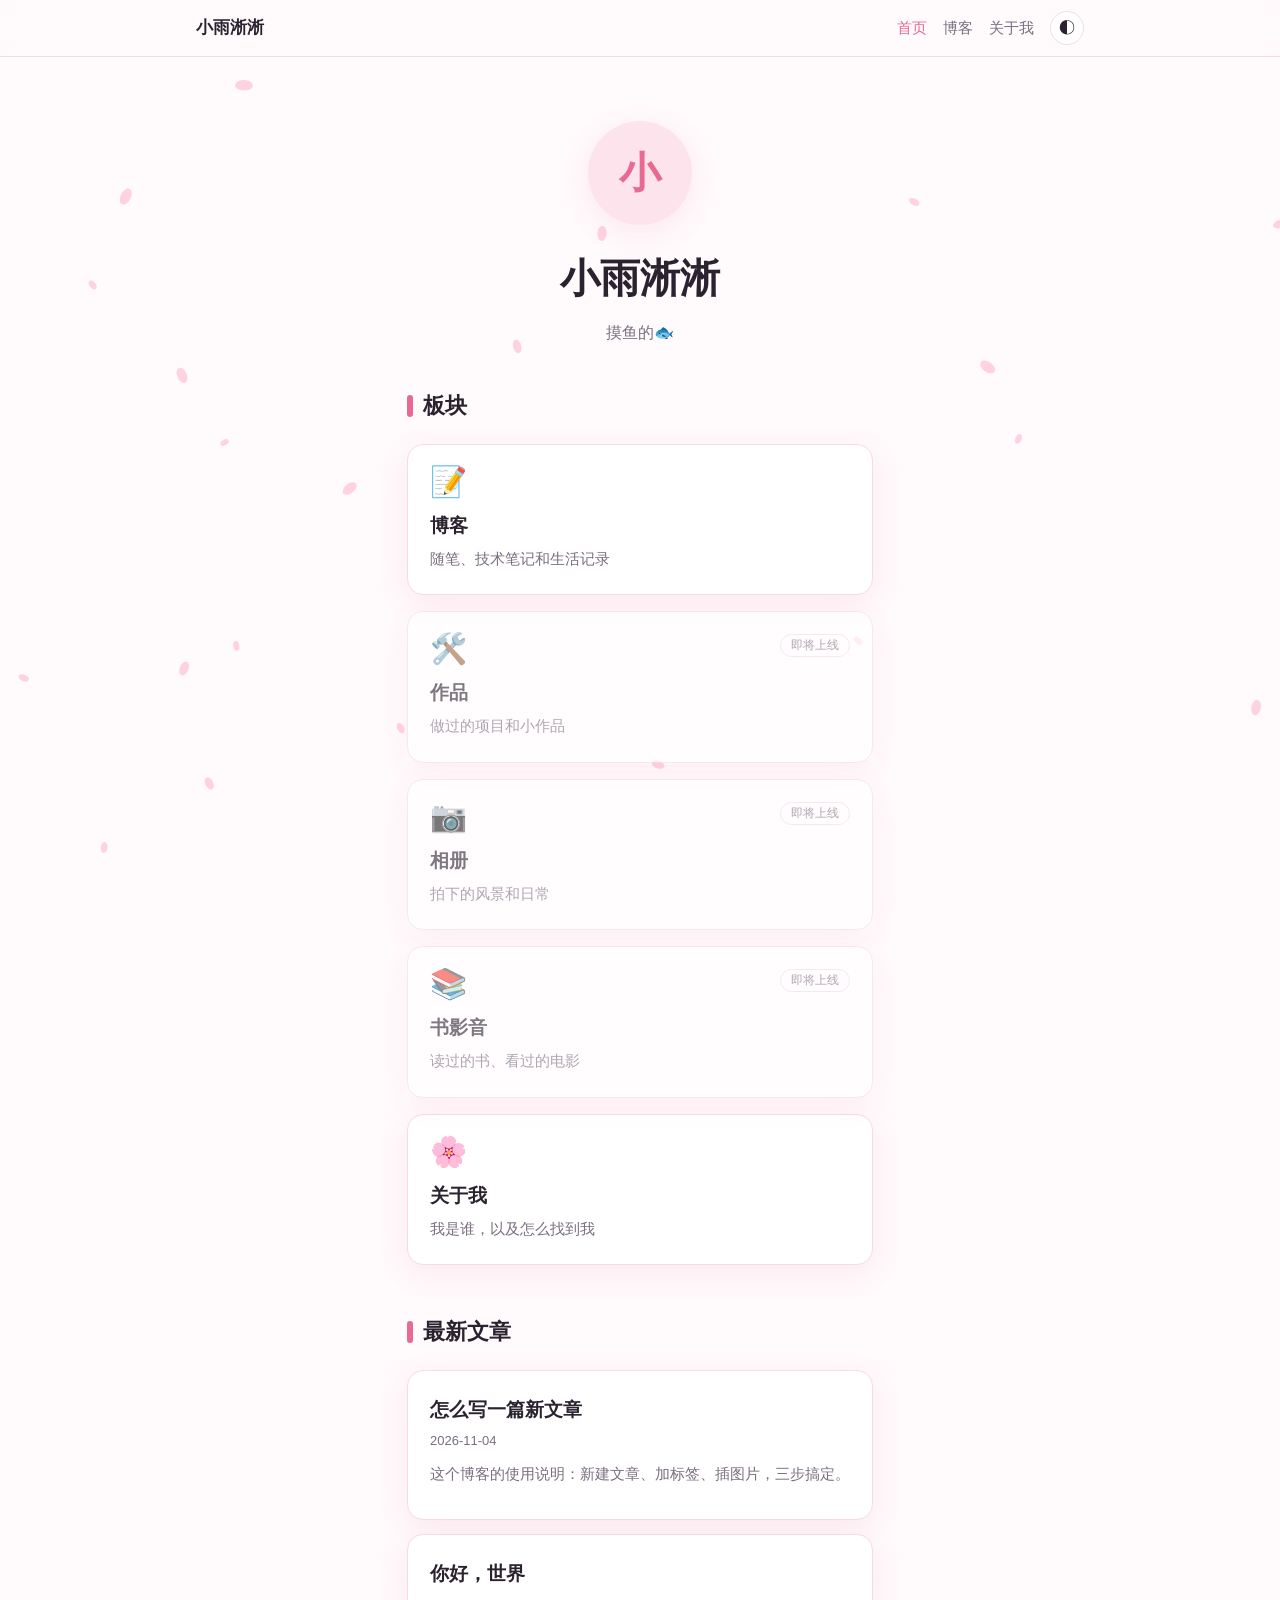
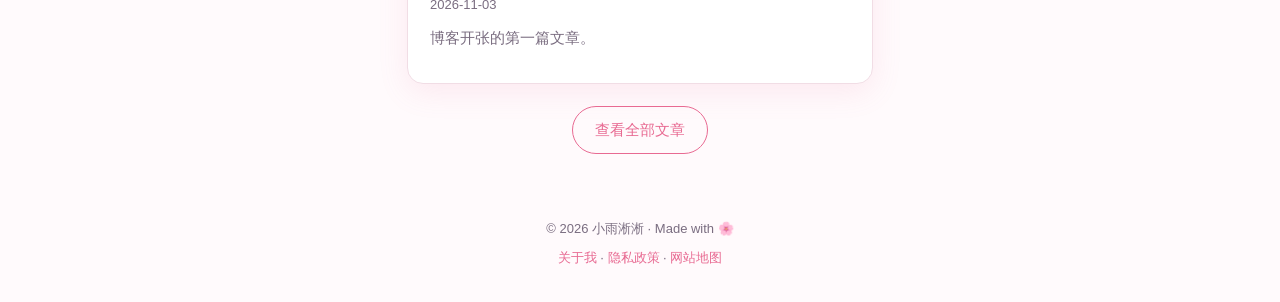
<file: index.html>
<!DOCTYPE html>
<html lang="zh-CN" data-root="">
<head>
<meta charset="UTF-8" />
<meta name="viewport" content="width=device-width, initial-scale=1.0" />
<title>个人网站</title>
<meta name="description" content="小雨淅淅的个人网站：摸鱼的🐟，记录博客、作品与生活。" />
<link rel="icon" href="data:image/svg+xml,<svg xmlns='http://www.w3.org/2000/svg' viewBox='0 0 100 100'><text y='.9em' font-size='90'>🌸</text></svg>" />
<link rel="stylesheet" href="assets/style.css" />
</head>
<body>
<canvas id="petals" aria-hidden="true"></canvas>
<nav class="site-nav" id="site-nav"></nav>

<main class="wrap">
  <header class="hero">
    <div class="avatar" id="avatar"></div>
    <h1 id="name"></h1>
    <p id="intro"></p>
  </header>

  <section>
    <h2 class="section-title">板块</h2>
    <div class="sections" id="sections"></div>
  </section>

  <section style="padding-top:24px">
    <h2 class="section-title">最新文章</h2>
    <div class="post-list" id="latest"></div>
  </section>
</main>

<footer class="site-footer" id="site-footer"></footer>

<script src="assets/site.js"></script>
<script>
renderChrome("home");
startPetals();

setMeta({});
document.getElementById("name").textContent = SITE.name;
document.getElementById("intro").textContent = SITE.intro;
document.getElementById("avatar").innerHTML = SITE.avatar
  ? `<img src="${esc(SITE.avatar)}" alt="${esc(SITE.name)}">`
  : esc(SITE.name.trim().charAt(0) || "S");

document.getElementById("sections").innerHTML = SITE.sections.map(s => `
  <a class="card section-card ${s.ready ? "" : "soon"}" href="${s.ready ? esc(s.href) : "#"}">
    ${s.ready ? "" : '<span class="badge">即将上线</span>'}
    <div class="icon">${s.icon}</div>
    <h3>${esc(s.title)}</h3>
    <p>${esc(s.desc)}</p>
  </a>`).join("");

loadPosts().then(posts => {
  const box = document.getElementById("latest");
  if (!posts.length) { box.innerHTML = '<div class="empty">还没有文章</div>'; return; }
  box.innerHTML = posts.slice(0, 3).map(p => `
    <a class="card post-item" href="blog/post.html?p=${encodeURIComponent(p.slug)}">
      <h3>${esc(p.title)}</h3>
      <div class="meta">${esc(p.date)}</div>
      <p class="summary">${esc(p.summary)}</p>
    </a>`).join("") +
    '<div style="text-align:center;margin-top:8px"><a class="btn" href="blog/">查看全部文章</a></div>';
}).catch(() => {
  document.getElementById("latest").innerHTML =
    '<div class="empty">文章列表加载失败。直接双击打开文件时浏览器会拦截读取，请用 GitHub Pages 或本地服务器预览。</div>';
});
</script>
</body>
</html>
</file>
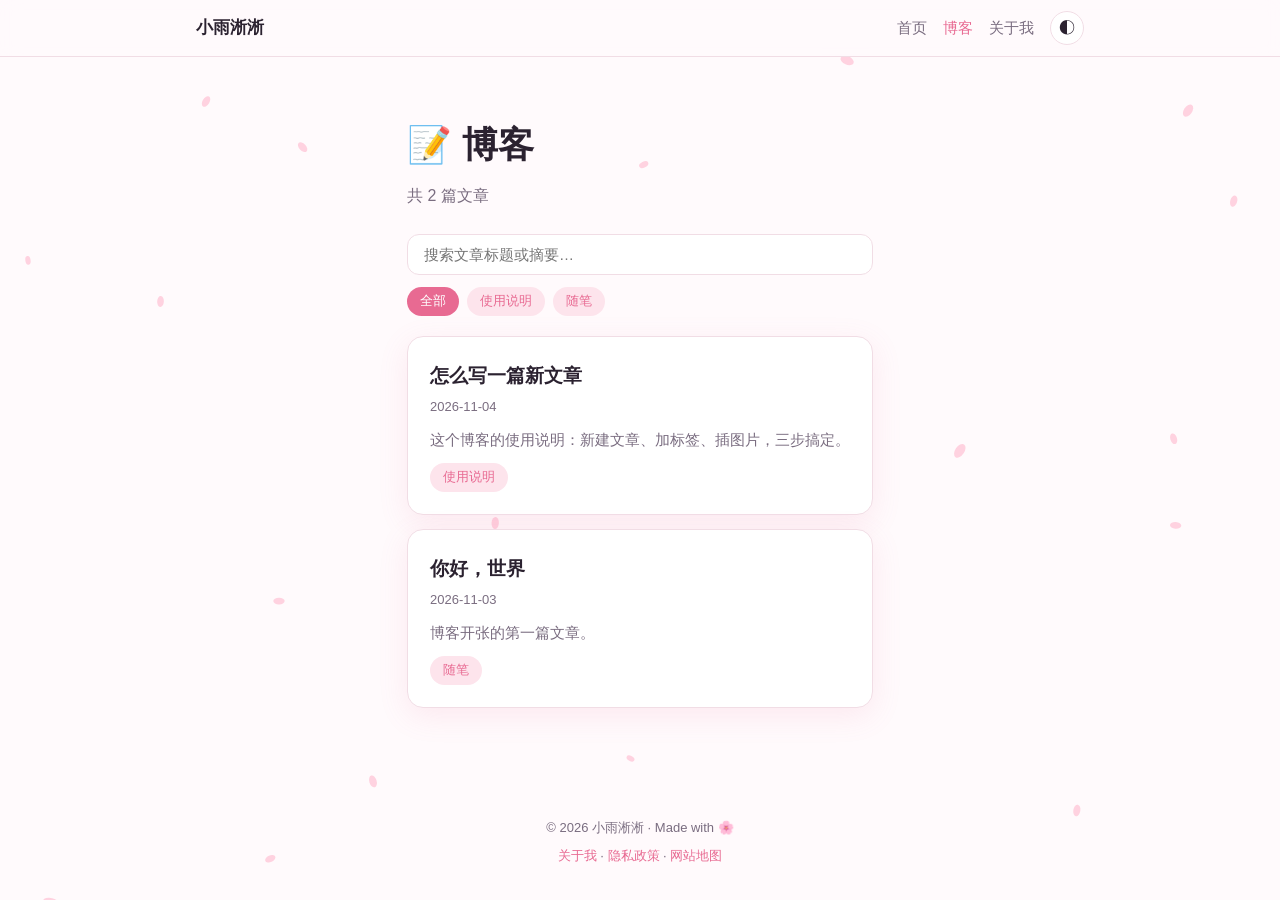
<file: blog/index.html>
<!DOCTYPE html>
<html lang="zh-CN" data-root="../">
<head>
<meta charset="UTF-8" />
<meta name="viewport" content="width=device-width, initial-scale=1.0" />
<title>博客</title>
<meta name="description" content="随笔、技术笔记和生活记录。" />
<link rel="icon" href="data:image/svg+xml,<svg xmlns='http://www.w3.org/2000/svg' viewBox='0 0 100 100'><text y='.9em' font-size='90'>🌸</text></svg>" />
<link rel="stylesheet" href="../assets/style.css" />
</head>
<body>
<canvas id="petals" aria-hidden="true"></canvas>
<nav class="site-nav" id="site-nav"></nav>

<main class="wrap">
  <header class="page-head">
    <h1>📝 博客</h1>
    <p id="count">随笔、技术笔记和生活记录</p>
  </header>

  <div class="toolbar">
    <input class="search" id="search" type="search" placeholder="搜索文章标题或摘要…" />
    <div class="tag-filter" id="tagFilter"></div>
  </div>

  <div class="post-list" id="posts"></div>
</main>

<footer class="site-footer" id="site-footer"></footer>

<script src="../assets/site.js"></script>
<script>
renderChrome("blog");
startPetals();
setMeta({ title: "博客", description: "随笔、技术笔记和生活记录。", path: "blog/" });

let all = [], activeTag = new URLSearchParams(location.search).get("tag") || "";

function render() {
  const q = document.getElementById("search").value.trim().toLowerCase();
  const list = all.filter(p =>
    (!activeTag || (p.tags || []).includes(activeTag)) &&
    (!q || (p.title + " " + p.summary).toLowerCase().includes(q)));

  document.getElementById("count").textContent = `共 ${all.length} 篇文章` + (activeTag ? ` · 标签「${activeTag}」` : "");
  document.getElementById("posts").innerHTML = list.length ? list.map(p => `
    <a class="card post-item" href="post.html?p=${encodeURIComponent(p.slug)}">
      <h3>${esc(p.title)}</h3>
      <div class="meta">${esc(p.date)}</div>
      <p class="summary">${esc(p.summary)}</p>
      <div class="tags">${(p.tags || []).map(t => `<span class="tag">${esc(t)}</span>`).join("")}</div>
    </a>`).join("") : '<div class="empty">没有找到相关文章</div>';

  const tags = [...new Set(all.flatMap(p => p.tags || []))];
  document.getElementById("tagFilter").innerHTML =
    `<button class="tag ${activeTag ? "" : "active"}" data-tag="">全部</button>` +
    tags.map(t => `<button class="tag ${t === activeTag ? "active" : ""}" data-tag="${esc(t)}">${esc(t)}</button>`).join("");
}

document.getElementById("tagFilter").addEventListener("click", e => {
  const b = e.target.closest("button[data-tag]");
  if (!b) return;
  activeTag = b.dataset.tag;
  history.replaceState(null, "", activeTag ? `?tag=${encodeURIComponent(activeTag)}` : location.pathname);
  render();
});
document.getElementById("search").addEventListener("input", render);

loadPosts().then(p => { all = p; render(); }).catch(() => {
  document.getElementById("posts").innerHTML =
    '<div class="empty">文章列表加载失败。直接双击打开文件时浏览器会拦截读取，请用 GitHub Pages 或本地服务器预览。</div>';
});
</script>
</body>
</html>
</file>
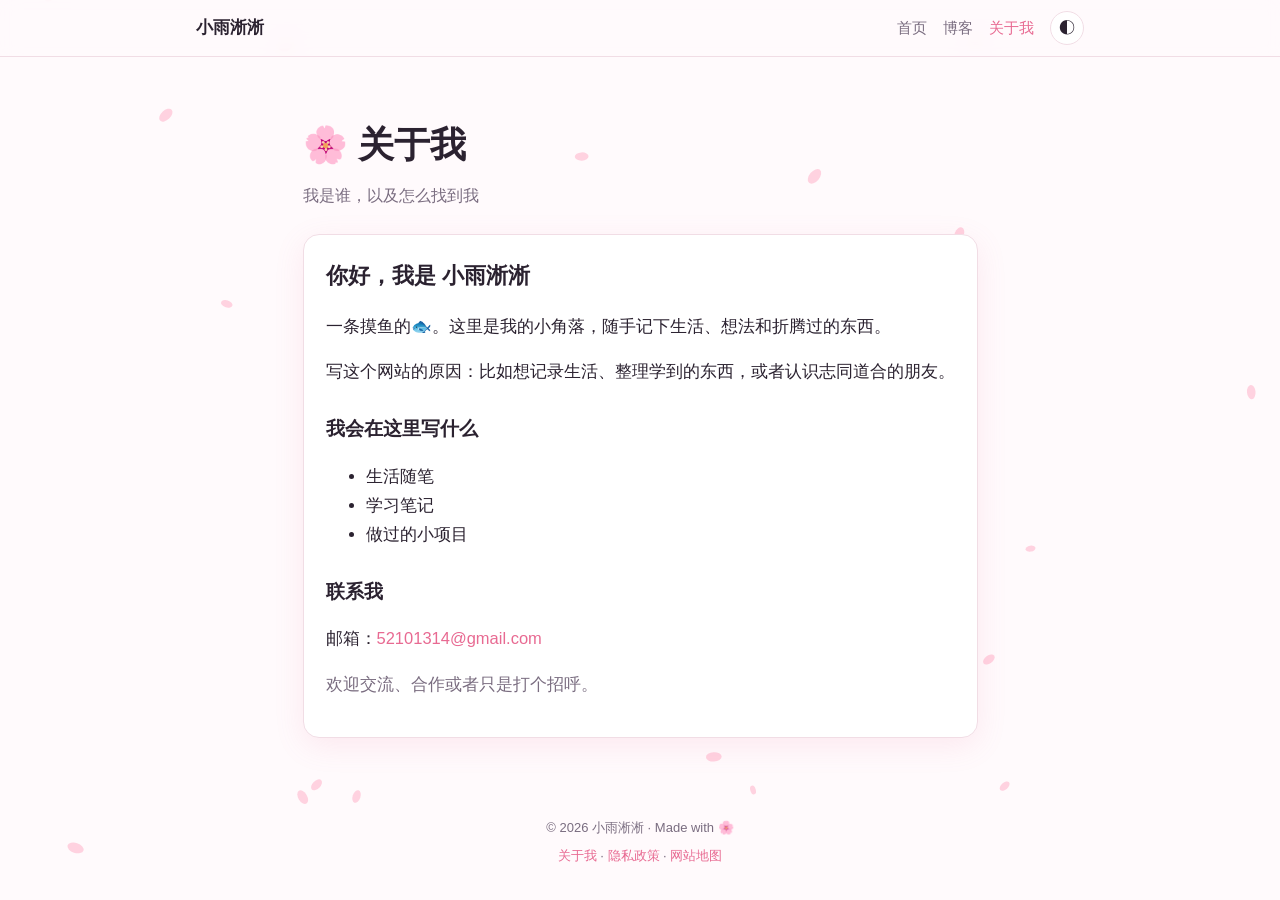
<file: about.html>
<!DOCTYPE html>
<html lang="zh-CN" data-root="">
<head>
<meta charset="UTF-8" />
<meta name="viewport" content="width=device-width, initial-scale=1.0" />
<title>关于我</title>
<meta name="description" content="关于这个网站的主人，以及联系方式。" />
<link rel="icon" href="data:image/svg+xml,<svg xmlns='http://www.w3.org/2000/svg' viewBox='0 0 100 100'><text y='.9em' font-size='90'>🌸</text></svg>" />
<link rel="stylesheet" href="assets/style.css" />
</head>
<body>
<canvas id="petals" aria-hidden="true"></canvas>
<nav class="site-nav" id="site-nav"></nav>

<main class="wrap">
  <header class="page-head">
    <h1>🌸 关于我</h1>
    <p>我是谁，以及怎么找到我</p>
  </header>

  <!-- ===== 把下面的占位文字换成你自己的内容 ===== -->
  <div class="card prose" style="margin-bottom:24px">
    <h2 style="margin-top:0">你好，我是 <span class="js-name"></span></h2>
    <p>一条摸鱼的🐟。这里是我的小角落，随手记下生活、想法和折腾过的东西。</p>
    <p>写这个网站的原因：比如想记录生活、整理学到的东西，或者认识志同道合的朋友。</p>

    <h3>我会在这里写什么</h3>
    <ul>
      <li>生活随笔</li>
      <li>学习笔记</li>
      <li>做过的小项目</li>
    </ul>

    <h3>联系我</h3>
    <p>邮箱：<a class="js-email"></a></p>
    <p class="muted">欢迎交流、合作或者只是打个招呼。</p>
  </div>
</main>

<footer class="site-footer" id="site-footer"></footer>

<script src="assets/site.js"></script>
<script>
renderChrome("about");
startPetals();
setMeta({ title: "关于我", description: `关于 ${SITE.name}，以及联系方式。`, path: "about.html" });
document.querySelectorAll(".js-name").forEach(el => el.textContent = SITE.name);
document.querySelectorAll(".js-email").forEach(el => { el.textContent = SITE.email; el.href = "mailto:" + SITE.email; });
</script>
</body>
</html>
</file>
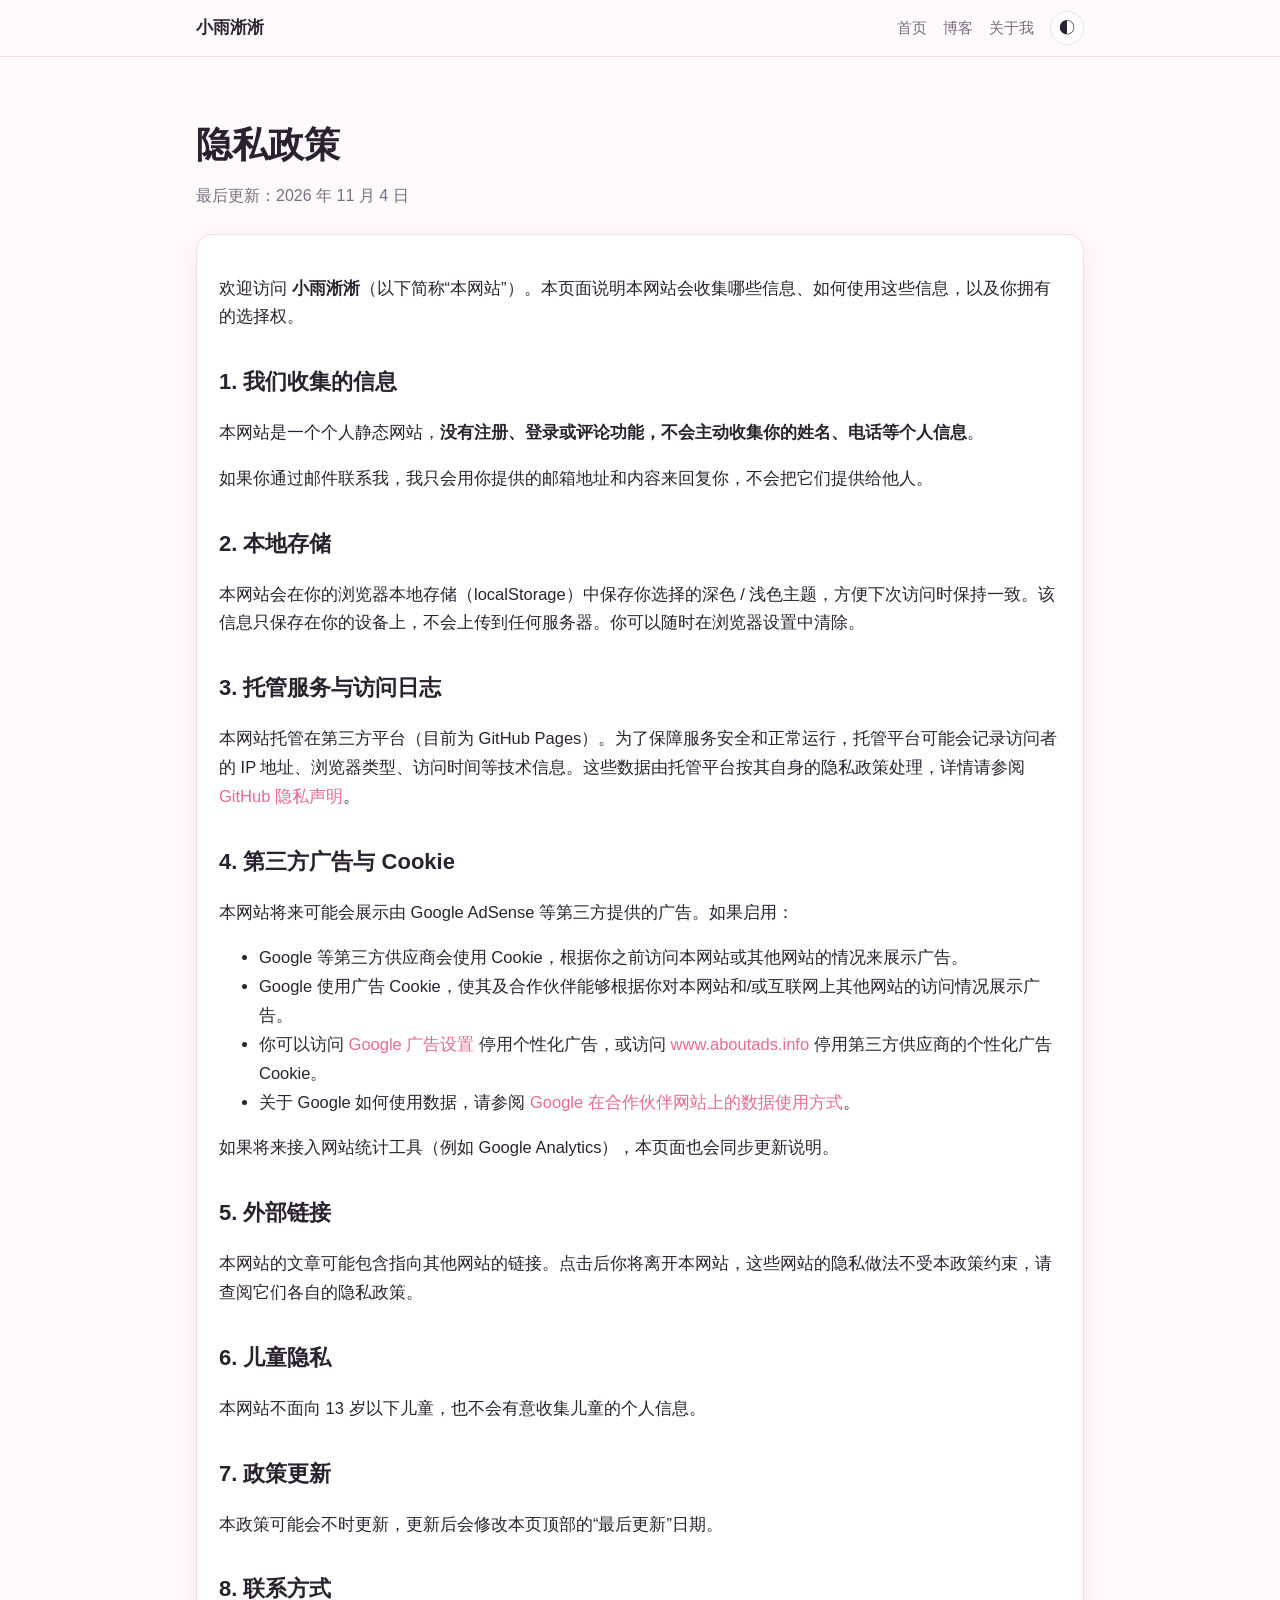
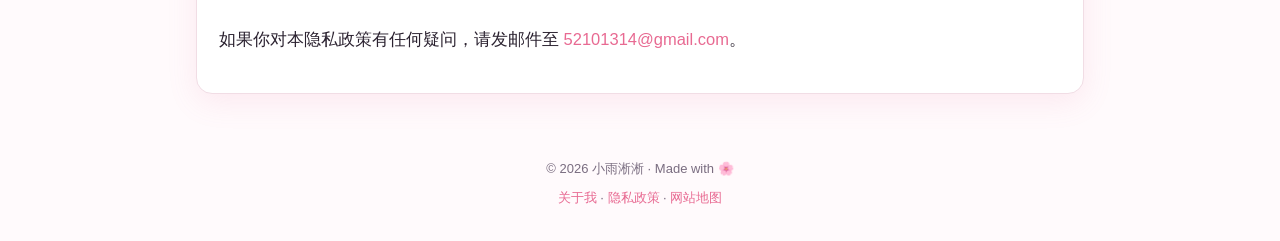
<file: privacy.html>
<!DOCTYPE html>
<html lang="zh-CN" data-root="">
<head>
<meta charset="UTF-8" />
<meta name="viewport" content="width=device-width, initial-scale=1.0" />
<title>隐私政策</title>
<meta name="description" content="本网站的隐私政策：收集哪些信息、如何使用 Cookie 以及第三方服务。" />
<link rel="icon" href="data:image/svg+xml,<svg xmlns='http://www.w3.org/2000/svg' viewBox='0 0 100 100'><text y='.9em' font-size='90'>🌸</text></svg>" />
<link rel="stylesheet" href="assets/style.css" />
</head>
<body>
<nav class="site-nav" id="site-nav"></nav>

<main class="wrap">
  <header class="page-head">
    <h1>隐私政策</h1>
    <p>最后更新：2026 年 11 月 4 日</p>
  </header>

  <div class="card prose" style="margin-bottom:24px">
    <p>欢迎访问 <strong class="js-name"></strong>（以下简称“本网站”）。本页面说明本网站会收集哪些信息、如何使用这些信息，以及你拥有的选择权。</p>

    <h2>1. 我们收集的信息</h2>
    <p>本网站是一个个人静态网站，<strong>没有注册、登录或评论功能，不会主动收集你的姓名、电话等个人信息</strong>。</p>
    <p>如果你通过邮件联系我，我只会用你提供的邮箱地址和内容来回复你，不会把它们提供给他人。</p>

    <h2>2. 本地存储</h2>
    <p>本网站会在你的浏览器本地存储（localStorage）中保存你选择的深色 / 浅色主题，方便下次访问时保持一致。该信息只保存在你的设备上，不会上传到任何服务器。你可以随时在浏览器设置中清除。</p>

    <h2>3. 托管服务与访问日志</h2>
    <p>本网站托管在第三方平台（目前为 GitHub Pages）。为了保障服务安全和正常运行，托管平台可能会记录访问者的 IP 地址、浏览器类型、访问时间等技术信息。这些数据由托管平台按其自身的隐私政策处理，详情请参阅 <a href="https://docs.github.com/zh/site-policy/privacy-policies/github-general-privacy-statement" target="_blank" rel="noopener">GitHub 隐私声明</a>。</p>

    <h2>4. 第三方广告与 Cookie</h2>
    <p>本网站将来可能会展示由 Google AdSense 等第三方提供的广告。如果启用：</p>
    <ul>
      <li>Google 等第三方供应商会使用 Cookie，根据你之前访问本网站或其他网站的情况来展示广告。</li>
      <li>Google 使用广告 Cookie，使其及合作伙伴能够根据你对本网站和/或互联网上其他网站的访问情况展示广告。</li>
      <li>你可以访问 <a href="https://adssettings.google.com" target="_blank" rel="noopener">Google 广告设置</a> 停用个性化广告，或访问 <a href="https://www.aboutads.info/choices/" target="_blank" rel="noopener">www.aboutads.info</a> 停用第三方供应商的个性化广告 Cookie。</li>
      <li>关于 Google 如何使用数据，请参阅 <a href="https://policies.google.com/technologies/partner-sites" target="_blank" rel="noopener">Google 在合作伙伴网站上的数据使用方式</a>。</li>
    </ul>
    <p>如果将来接入网站统计工具（例如 Google Analytics），本页面也会同步更新说明。</p>

    <h2>5. 外部链接</h2>
    <p>本网站的文章可能包含指向其他网站的链接。点击后你将离开本网站，这些网站的隐私做法不受本政策约束，请查阅它们各自的隐私政策。</p>

    <h2>6. 儿童隐私</h2>
    <p>本网站不面向 13 岁以下儿童，也不会有意收集儿童的个人信息。</p>

    <h2>7. 政策更新</h2>
    <p>本政策可能会不时更新，更新后会修改本页顶部的“最后更新”日期。</p>

    <h2>8. 联系方式</h2>
    <p>如果你对本隐私政策有任何疑问，请发邮件至 <a class="js-email"></a>。</p>
  </div>
</main>

<footer class="site-footer" id="site-footer"></footer>

<script src="assets/site.js"></script>
<script>
renderChrome("privacy");
setMeta({ title: "隐私政策", description: "本网站的隐私政策：收集哪些信息、如何使用 Cookie 以及第三方服务。", path: "privacy.html" });
document.querySelectorAll(".js-name").forEach(el => el.textContent = SITE.name);
document.querySelectorAll(".js-email").forEach(el => { el.textContent = SITE.email; el.href = "mailto:" + SITE.email; });
</script>
</body>
</html>
</file>
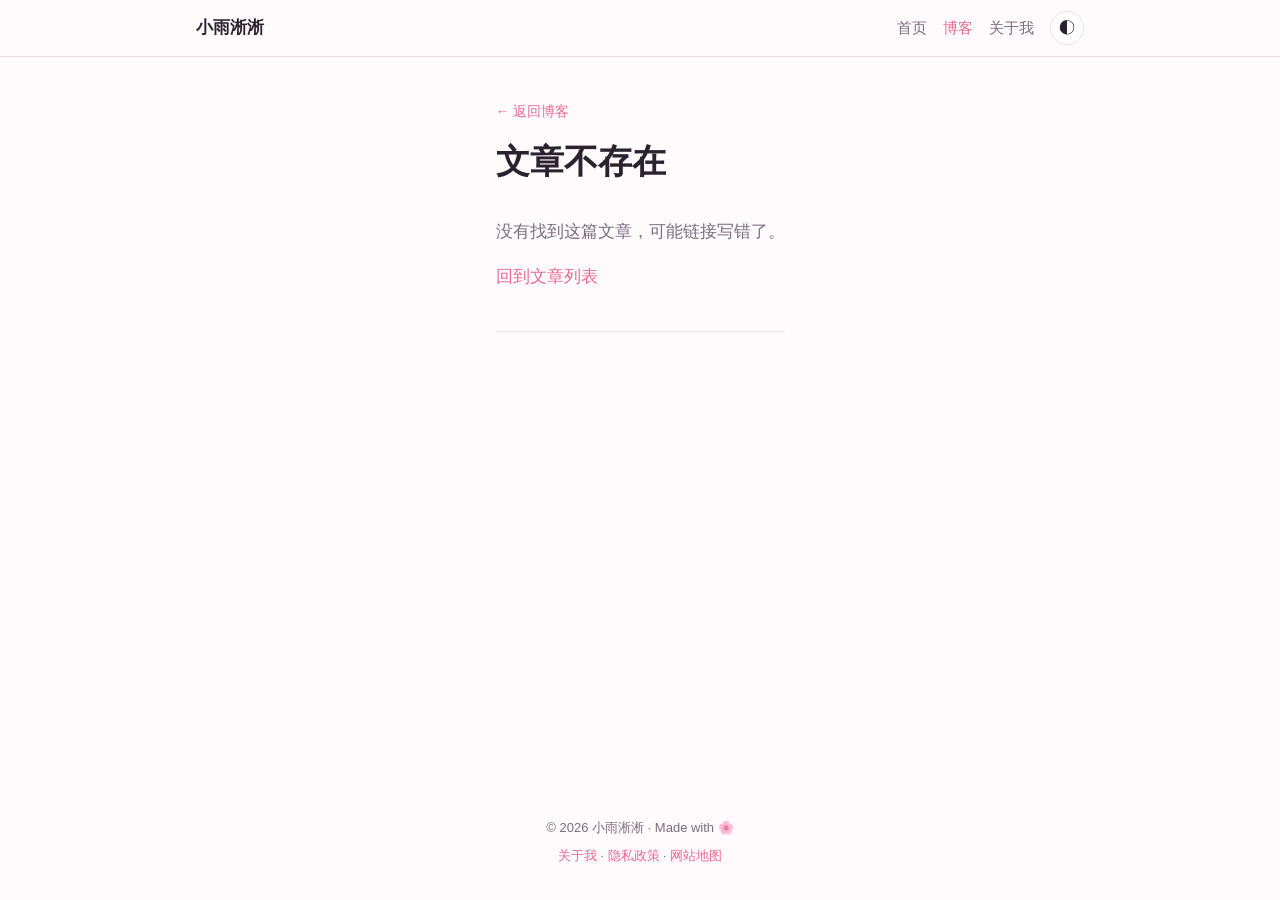
<file: blog/post.html>
<!DOCTYPE html>
<html lang="zh-CN" data-root="../">
<head>
<meta charset="UTF-8" />
<meta name="viewport" content="width=device-width, initial-scale=1.0" />
<title>文章</title>
<link rel="icon" href="data:image/svg+xml,<svg xmlns='http://www.w3.org/2000/svg' viewBox='0 0 100 100'><text y='.9em' font-size='90'>🌸</text></svg>" />
<link rel="stylesheet" href="../assets/style.css" />
</head>
<body>
<canvas id="petals" aria-hidden="true"></canvas>
<nav class="site-nav" id="site-nav"></nav>

<main class="wrap">
  <article class="article">
    <a class="back" href="./">← 返回博客</a>
    <h1 class="title" id="title">加载中…</h1>
    <div class="meta" id="meta"></div>
    <div class="tags" id="tags"></div>
    <div class="prose" id="content"></div>
    <nav class="post-nav" id="postNav"></nav>
  </article>
</main>

<footer class="site-footer" id="site-footer"></footer>

<script src="../assets/vendor/marked.min.js"></script>
<script src="../assets/vendor/purify.min.js"></script>
<script src="../assets/site.js"></script>
<script>
renderChrome("blog");

const slug = new URLSearchParams(location.search).get("p");
const $ = id => document.getElementById(id);

function fail(msg) {
  $("title").textContent = "文章不存在";
  $("content").innerHTML = `<p class="muted">${esc(msg)}</p><p><a href="./">回到文章列表</a></p>`;
}

(async () => {
  try {
    const posts = await loadPosts();
    const i = posts.findIndex(p => p.slug === slug);
    if (i < 0) return fail("没有找到这篇文章，可能链接写错了。");
    const post = posts[i];

    const res = await fetch(`posts/${encodeURIComponent(post.slug)}.md`, { cache: "no-cache" });
    if (!res.ok) return fail("文章文件读取失败。");
    const md = await res.text();

    setMeta({
      title: post.title,
      description: post.summary,
      path: `blog/post.html?p=${encodeURIComponent(post.slug)}`,
      type: "article"
    });
    // 结构化数据：帮助 Google 识别这是一篇博客文章
    const ld = document.createElement("script");
    ld.type = "application/ld+json";
    ld.textContent = JSON.stringify({
      "@context": "https://schema.org", "@type": "BlogPosting",
      headline: post.title, description: post.summary,
      datePublished: post.date, author: { "@type": "Person", name: SITE.name },
      mainEntityOfPage: SITE.url + `blog/post.html?p=${encodeURIComponent(post.slug)}`
    });
    document.head.appendChild(ld);
    $("title").textContent = post.title;
    const minutes = Math.max(1, Math.round(md.replace(/\s/g, "").length / 400));
    $("meta").textContent = `${post.date} · 约 ${minutes} 分钟读完`;
    $("tags").innerHTML = (post.tags || []).map(t =>
      `<a class="tag" href="./?tag=${encodeURIComponent(t)}">${esc(t)}</a>`).join("");
    $("content").innerHTML = DOMPurify.sanitize(marked.parse(md));

    // 上一篇 / 下一篇（列表按日期从新到旧排）
    const newer = posts[i - 1], older = posts[i + 1];
    $("postNav").innerHTML =
      (older ? `<a href="?p=${encodeURIComponent(older.slug)}">← ${esc(older.title)}</a>` : "<span></span>") +
      (newer ? `<a href="?p=${encodeURIComponent(newer.slug)}" style="text-align:right">${esc(newer.title)} →</a>` : "<span></span>");
  } catch (e) {
    fail("加载失败。直接双击打开文件时浏览器会拦截读取，请用 GitHub Pages 或本地服务器预览。");
  }
})();
</script>
</body>
</html>
</file>
<file: assets/style.css>
/* ============ 全站共用样式 ============ */
:root {
  --bg: #fffafc;
  --surface: #ffffff;
  --text: #2b2230;
  --muted: #7a6d80;
  --accent: #e86a92;
  --accent-soft: #fde4ec;
  --border: #f1dde5;
  --code-bg: #f8f0f4;
  --shadow: 0 8px 30px rgba(232, 106, 146, 0.12);
}
@media (prefers-color-scheme: dark) {
  :root:not([data-theme="light"]) {
    --bg: #15121a; --surface: #1f1a25; --text: #f3eaf2; --muted: #a89bb0;
    --accent: #ff8fb1; --accent-soft: #3a2532; --border: #2f2735;
    --code-bg: #2a2230; --shadow: 0 8px 30px rgba(0, 0, 0, 0.35);
  }
}
:root[data-theme="dark"] {
  --bg: #15121a; --surface: #1f1a25; --text: #f3eaf2; --muted: #a89bb0;
  --accent: #ff8fb1; --accent-soft: #3a2532; --border: #2f2735;
  --code-bg: #2a2230; --shadow: 0 8px 30px rgba(0, 0, 0, 0.35);
}

* { box-sizing: border-box; }
html { scroll-behavior: smooth; }
body {
  margin: 0; background: var(--bg); color: var(--text);
  font-family: -apple-system, BlinkMacSystemFont, "PingFang SC", "Microsoft YaHei", "Segoe UI", sans-serif;
  line-height: 1.75; overflow-x: hidden;
  display: flex; flex-direction: column; min-height: 100vh;
}
main { flex: 1; }
a { color: var(--accent); text-decoration: none; }
a:hover { text-decoration: underline; }
img { max-width: 100%; }

#petals { position: fixed; inset: 0; pointer-events: none; z-index: 0; }
.wrap { position: relative; z-index: 1; max-width: 920px; margin: 0 auto; padding: 0 16px; }

/* 导航 */
.site-nav {
  position: sticky; top: 0; z-index: 10;
  background: color-mix(in srgb, var(--bg) 85%, transparent);
  backdrop-filter: blur(10px); border-bottom: 1px solid var(--border);
}
.site-nav .wrap { display: flex; align-items: center; justify-content: space-between; height: 56px; gap: 12px; }
.logo { font-weight: 700; color: var(--text); font-size: 17px; white-space: nowrap; }
.logo:hover { text-decoration: none; color: var(--accent); }
.nav-links { display: flex; gap: 16px; align-items: center; }
.nav-links a { color: var(--muted); font-size: 15px; white-space: nowrap; }
.nav-links a:hover, .nav-links a.active { color: var(--accent); text-decoration: none; }
.theme-btn {
  border: 1px solid var(--border); background: var(--surface); color: var(--text);
  width: 34px; height: 34px; border-radius: 50%; cursor: pointer; font-size: 16px; flex-shrink: 0;
}

/* 通用组件 */
.page-head { padding: 56px 0 24px; }
.page-head h1 { font-size: clamp(26px, 5.5vw, 36px); margin: 0 0 6px; }
.page-head p { color: var(--muted); margin: 0; }

h2.section-title { font-size: 22px; margin: 0 0 18px; display: flex; align-items: center; gap: 10px; }
h2.section-title::before { content: ""; width: 6px; height: 22px; border-radius: 3px; background: var(--accent); }

.card {
  background: var(--surface); border: 1px solid var(--border);
  border-radius: 16px; padding: 22px; box-shadow: var(--shadow);
}
.tag {
  display: inline-block; background: var(--accent-soft); color: var(--accent);
  padding: 2px 12px; border-radius: 999px; font-size: 13px; border: 1px solid transparent;
}
button.tag { cursor: pointer; font: inherit; font-size: 13px; }
button.tag.active { background: var(--accent); color: #fff; }

.btn {
  display: inline-block; padding: 10px 22px; border-radius: 999px;
  border: 1px solid var(--accent); font-size: 15px;
}
.btn.primary { background: var(--accent); color: #fff; }
.btn:hover { text-decoration: none; opacity: .88; }

.muted { color: var(--muted); }
.empty { text-align: center; color: var(--muted); padding: 40px 0; }

.site-footer { position: relative; z-index: 1; text-align: center; color: var(--muted); font-size: 13px; padding: 40px 16px 32px; }

/* 首页 */
.hero { padding: 64px 0 40px; text-align: center; }
.avatar {
  width: 104px; height: 104px; border-radius: 50%; margin: 0 auto 18px;
  display: grid; place-items: center; background: var(--accent-soft); color: var(--accent);
  font-size: 42px; font-weight: 700; box-shadow: var(--shadow); overflow: hidden;
}
.avatar img { width: 100%; height: 100%; object-fit: cover; }
.hero h1 { font-size: clamp(28px, 6vw, 40px); margin: 0 0 6px; }
.hero p { color: var(--muted); margin: 0 auto; max-width: 560px; }

.sections { display: grid; grid-template-columns: repeat(auto-fill, minmax(260px, 1fr)); gap: 16px; padding-bottom: 24px; }
.section-card { display: block; color: var(--text); transition: transform .2s, border-color .2s; }
.section-card:hover { text-decoration: none; transform: translateY(-3px); border-color: var(--accent); }
.section-card .icon { font-size: 30px; line-height: 1; }
.section-card h3 { margin: 12px 0 4px; font-size: 19px; }
.section-card p { margin: 0; color: var(--muted); font-size: 15px; }
.section-card.soon { opacity: .6; pointer-events: none; }
.section-card .badge { float: right; font-size: 12px; color: var(--muted); border: 1px solid var(--border); border-radius: 999px; padding: 0 10px; }

/* 博客列表 */
.toolbar { display: flex; flex-direction: column; gap: 12px; margin-bottom: 20px; }
.search {
  width: 100%; padding: 11px 16px; border-radius: 12px; border: 1px solid var(--border);
  background: var(--surface); color: var(--text); font-size: 15px; outline: none;
}
.search:focus { border-color: var(--accent); }
.tag-filter { display: flex; flex-wrap: wrap; gap: 8px; }
.post-list { display: flex; flex-direction: column; gap: 14px; padding-bottom: 24px; }
.post-item { display: block; color: var(--text); transition: border-color .2s; }
.post-item:hover { text-decoration: none; border-color: var(--accent); }
.post-item h3 { margin: 0 0 4px; font-size: 19px; }
.post-item .meta { font-size: 13px; color: var(--muted); }
.post-item .summary { margin: 8px 0 10px; color: var(--muted); font-size: 15px; }
.post-item .tags { display: flex; flex-wrap: wrap; gap: 6px; }

/* 文章页 */
.article { padding: 40px 0 24px; }
.article .back { font-size: 14px; }
.article h1.title { font-size: clamp(26px, 5.5vw, 34px); margin: 14px 0 6px; line-height: 1.35; }
.article .meta { color: var(--muted); font-size: 14px; margin-bottom: 8px; }
.article .tags { display: flex; flex-wrap: wrap; gap: 6px; margin-bottom: 24px; }
.prose { font-size: 16.5px; overflow-wrap: anywhere; }
.prose h2 { font-size: 22px; margin: 32px 0 12px; }
.prose h3 { font-size: 19px; margin: 26px 0 10px; }
.prose blockquote { margin: 16px 0; padding: 4px 16px; border-left: 4px solid var(--accent); color: var(--muted); background: var(--accent-soft); border-radius: 0 8px 8px 0; }
.prose code { background: var(--code-bg); padding: 2px 6px; border-radius: 6px; font-size: .9em; }
.prose pre { background: var(--code-bg); padding: 14px 16px; border-radius: 12px; overflow-x: auto; }
.prose pre code { background: none; padding: 0; }
.prose img { border-radius: 12px; }
.prose table { border-collapse: collapse; width: 100%; display: block; overflow-x: auto; }
.prose th, .prose td { border: 1px solid var(--border); padding: 6px 12px; }
.prose hr { border: none; border-top: 1px solid var(--border); margin: 28px 0; }
.post-nav { display: flex; justify-content: space-between; gap: 12px; margin-top: 40px; padding-top: 20px; border-top: 1px solid var(--border); font-size: 15px; }
.post-nav a { max-width: 48%; }

@media (max-width: 520px) {
  .nav-links { gap: 12px; }
  .nav-links a.hide-sm { display: none; }
  .hero { padding-top: 44px; }
}
@media (prefers-reduced-motion: reduce) {
  html { scroll-behavior: auto; }
  .section-card, .post-item { transition: none; }
}
</file>
